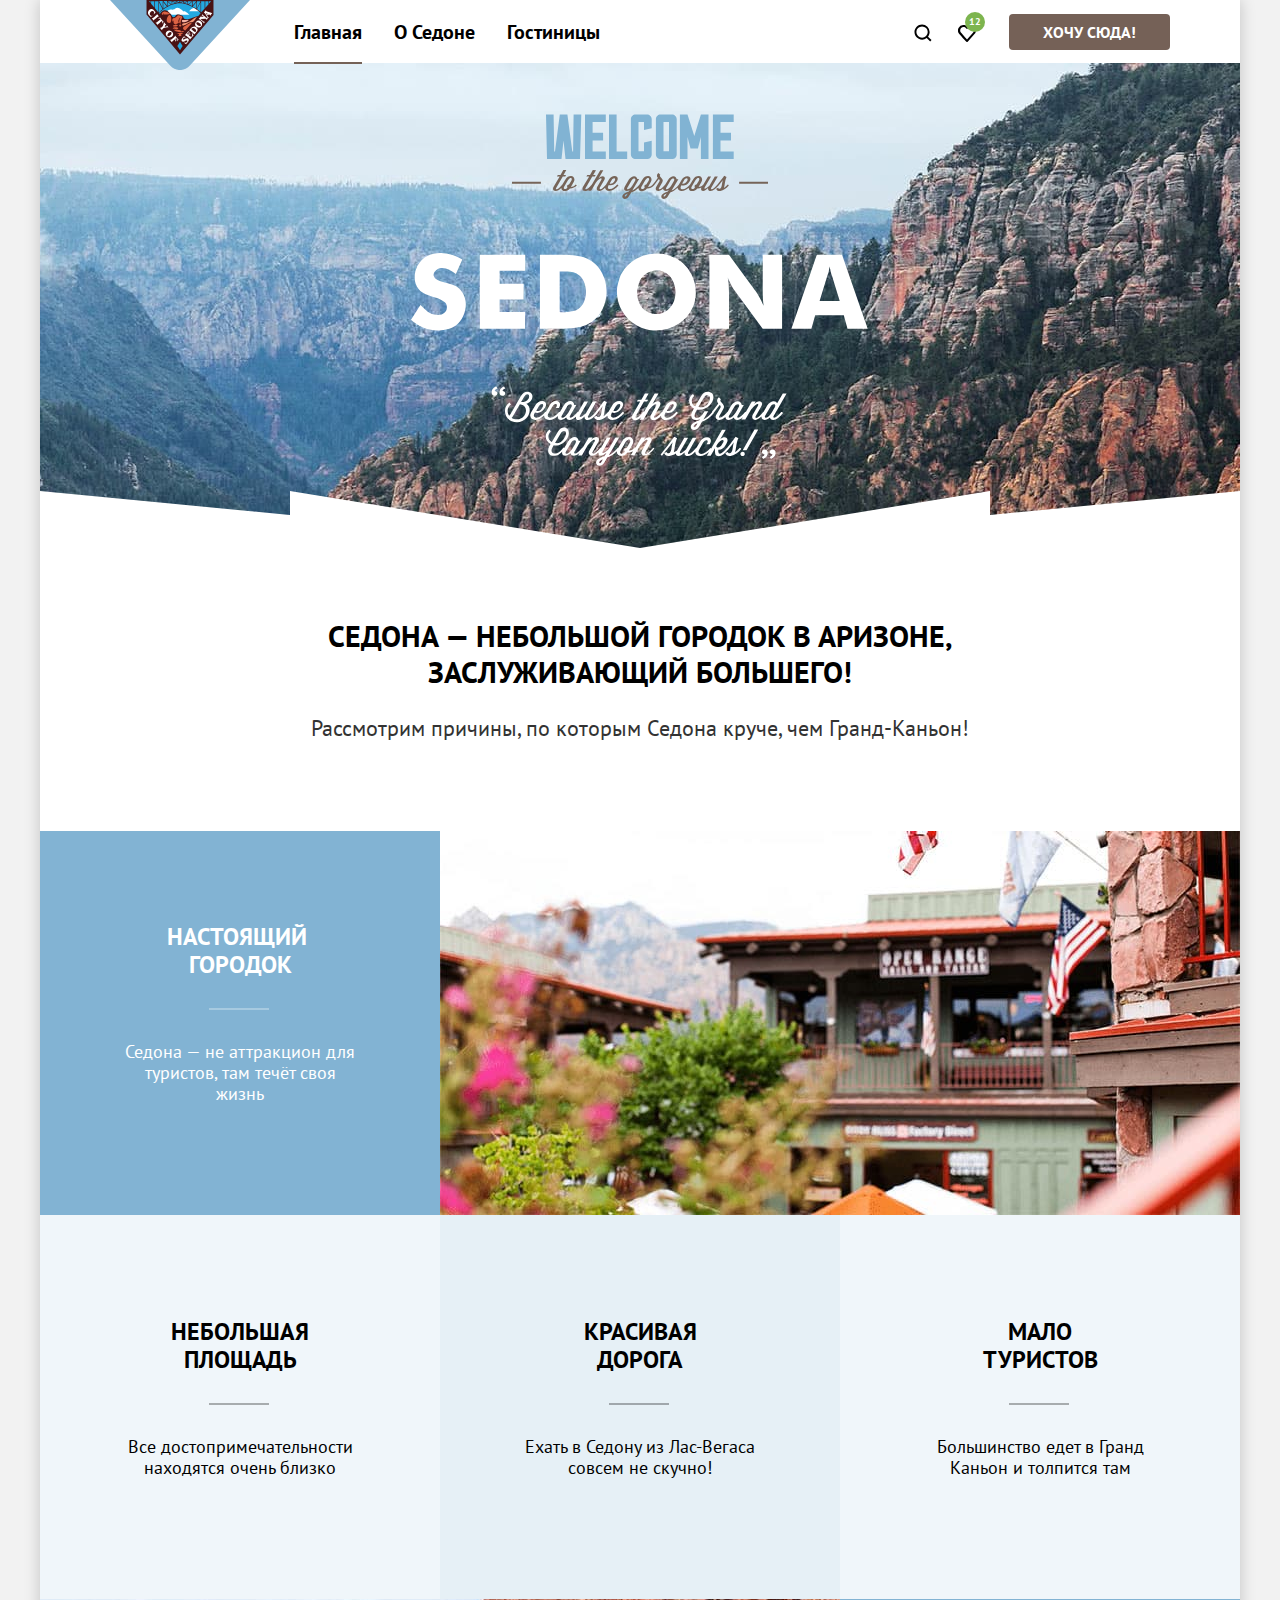
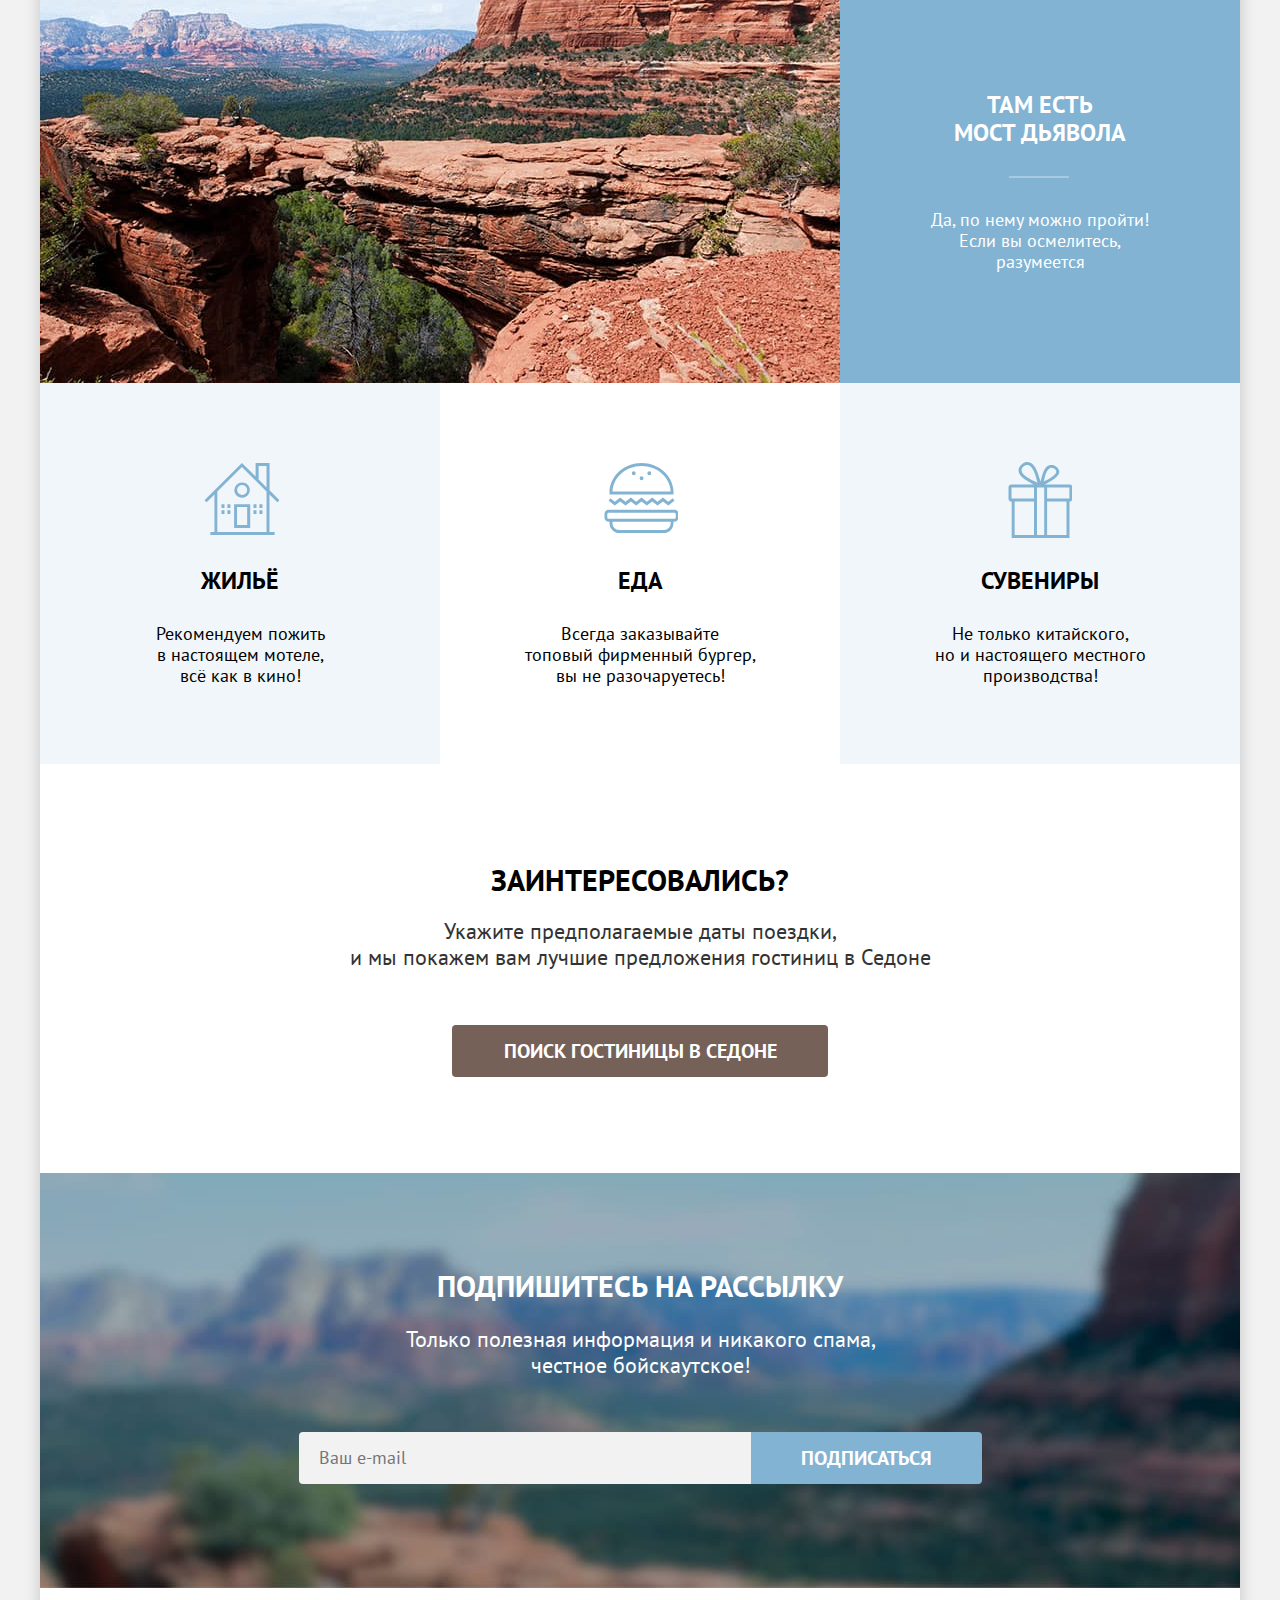
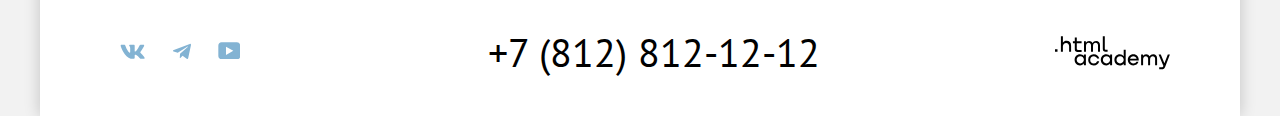
<file: index.html>
<!DOCTYPE html>
<html lang="ru">

  <head>
    <meta charset="utf-8">
    <title>Седона</title>
    <link rel="stylesheet" href="styles/styles.css">
    <link rel="icon" type="image/png" sizes="32x32" href="./images/favicon.png">
  </head>

  <body>
    <div class="container">
      <header class="page-header">
        <nav class="navigation">
          <a href="index.html" class="navigation-logo">
            <img src="images/header_icon/logo.svg" alt="Логотип Седона." class="page-header-logo" width="140"
              height="70">
          </a>
          <ul class="navigation-list">
            <li class="navigation-item">
              <a href="index.html" class="navigation-link navigation-link-current">Главная</a>
            </li>
            <li class="navigation-item">
              <a href="aboutsedona.html" class="navigation-link">О Седоне</a>
            </li>
            <li class="navigation-item">
              <a href="catalog.html" class="navigation-link">Гостиницы</a>
            </li>
          </ul>
          <ul class="navigation-user-list">
            <li class="user-item">
              <a href="#" class="user-link">
                <span class="visually-hidden">Поиск.</span>
                <img src="images/header_icon/search.svg" class="search-icon" alt="поиск." width="18" height="18">
              </a>
            </li>
            <li class="user-item">
              <a href="#" class="user-link user-link-fav"><span class="visually-hidden">Избранное.</span>
                <img src="images/header_icon/heart.svg" class="favorite-icon" alt="избранное." width="18" height="17">
                <span>12</span>
              </a>
            </li>
            <li class="user-item">
              <a href="#" class="navigation-link user-button button">хочу сюда!</a>
            </li>
          </ul>
        </nav>
      </header>

      <main class="main-index">
        <section class="hero">
          <h1 class="visually-hidden">Седона-город в Аризоне.</h1>
          <img src="images/welcome.svg" alt="логотип Седона." class="hero-logo" width="458" height="352">
          <svg aria-hidden="true" focusable="false" role="img" aria-label="#" width="1200" height="57"
            viewBox="0 0 1200 57" fill="none" xmlns="http://www.w3.org/2000/svg">
            <path d="M0 57V0l250 24V0l350 57L950 0v24l250-24v57H0Z" fill="#fff" />
          </svg>
        </section>

        <section class="advantages">
          <h2>Седона — небольшой городок в Аризоне,<br>
            заслуживающий большего!</h2>
          <p class="advantages-txt">Рассмотрим причины, по которым Седона круче, чем Гранд-Каньон!</p>
          <ul class="advantages-list">
            <li class="advantages-item">
              <div class="advantages-text blue">
                <h3 class="adventages-title">Настоящий&nbsp; городок</h3>
                <p class="adventages-description">Седона — не аттракцион для туристов, там течёт своя
                  жизнь</p>
              </div>
              <img src="images/photo_sedona.jpg" alt="домик на фоне гор." class="adventages-town" width="800"
                height="384">
            </li>
            <li class="advantages-item  whiteblue">
              <div class="advantages-text">
                <h3 class="adventages-title title-after">Небольшая площадь</h3>
                <p class="adventages-description">Все достопримечательности находятся очень близко</p>
              </div>
            </li>
            <li class="advantages-item lightblue">
              <div class="advantages-text">
                <h3 class="adventages-title title-after">Красивая дорога</h3>
                <p class="adventages-description las-vegas">Ехать в Седону из Лас-Вегаса совсем не скучно!</p>
              </div>
            </li>
            <li class="advantages-item  whiteblue">
              <div class="advantages-text">
                <h3 class="adventages-title title-after">Мало туристов</h3>
                <p class="adventages-description">Большинство едет в Гранд Каньон и толпится там</p>
              </div>
            </li>
            <li class="advantages-item">
              <img src="images/photo_canyon.jpg" alt="Панорама Гранд Каньона." class="adventages-canyon" Width="800"
                Height="384">
              <div class="advantages-text blue">
                <h3 class="adventages-title">Там есть мост дьявола</h3>
                <p class="adventages-description">Да, по нему можно пройти! Если вы осмелитесь,
                  разумеется</p>
              </div>
            </li>
          </ul>
        </section>

        <section class="recommendation">
          <ul class="recommendation-list">
            <li class="recommendation-item rec-whiteblue">
              <div>
                <h3 class="recommendation-title recommendation-house">Жильё</h3>
                <p class="recommendation-text">Рекомендуем пожить<br> в настоящем мотеле,<br> всё как в кино!</p>
              </div>
            </li>
            <li class="recommendation-item">
              <div>
                <h3 class="recommendation-title recommendation-food">Еда</h3>
                <p class="recommendation-text">Всегда заказывайте<br> топовый фирменный бургер,<br> вы
                  не разочаруетесь!
                </p>
              </div>
            </li>
            <li class="recommendation-item rec-whiteblue">
              <div>
                <h3 class="recommendation-title recommendation-gift">Сувениры</h3>
                <p class="recommendation-text">Не только китайского,<br> но и настоящего местного<br>
                  производства!</p>
              </div>
            </li>
          </ul>
        </section>

        <section class="search-hotel">
          <h2 class="search-hotel-title">Заинтересовались?</h2>
          <p class="search-hotel-text">Укажите предполагаемые даты поездки,<br>и мы покажем вам лучшие
            предложения
            гостиниц в Седоне</p>
          <a href="catalog.html" class="search-button button">поиск гостиницы в седоне</a>
        </section>

        <section class="subscribe">
          <h2 class="subscribe-title">Подпишитесь на рассылку</h2>
          <p class="subscribe-text">Только полезная информация и никакого спама, честное бойскаутское!</p>
          <form action="https://echo.htmlacademy.ru/" class="subscribe-form" method="post">
            <span class="visually-hidden">Ваш e-mail</span>
            <input type="email" class="field" placeholder="Ваш e-mail" name="subscribe-email" required>
            <button class="subscribe-button button" type="submit">Подписаться</button>
          </form>
        </section>
      </main>

      <footer class="page-footer">
        <ul class="footer-social-list">
          <li class="fotter-social-item">
            <a class="fotter-social-link" href="https://vk.com/htmlacademy"><span
                class="visually-hidden">ВКонтакте.</span>
              <svg aria-hidden="true" focusable="false" role="img" aria-label="ВКонтакте" width="25" height="15"
                viewBox="0 0 25 15" fill="currentColor" xmlns="http://www.w3.org/2000/svg">
                <path fill-rule="evenodd" clip-rule="evenodd"
                  d="M24.12 1.8c.16-.54 0-.94-.8-.94H20.7c-.67 0-.98.34-1.15.73 0 0-1.33 3.2-3.22 5.27-.61.6-.9.8-1.23.8-.16 0-.41-.2-.41-.75v-5.1c0-.66-.19-.95-.74-.95H9.82c-.42 0-.67.3-.67.59 0 .62.95.76 1.04 2.51v3.8c0 .83-.15.98-.48.98-.9 0-3.06-3.2-4.34-6.88-.25-.72-.5-1-1.18-1H1.57c-.75 0-.9.34-.9.73 0 .68.89 4.07 4.14 8.55 2.17 3.06 5.23 4.72 8 4.72 1.68 0 1.88-.37 1.88-1v-2.32c0-.74.16-.88.7-.88.38 0 1.05.19 2.6 1.66 1.79 1.75 2.08 2.54 3.08 2.54h2.63c.75 0 1.12-.37.9-1.1-.23-.72-1.08-1.77-2.2-3.02-.62-.71-1.54-1.48-1.82-1.86-.39-.5-.28-.71 0-1.15 0 0 3.2-4.42 3.54-5.93Z" />
              </svg>
            </a>
          </li>
          <li class="fotter-social-item">
            <a class="fotter-social-link" href="https://t.me/htmlacademy"><span class="visually-hidden">Телеграм.</span>
              <svg aria-hidden="true" focusable="false" role="img" aria-label="Телеграм" width="18" height="16"
                viewBox="0 0 18 16" fill="currentColor" xmlns="http://www.w3.org/2000/svg">
                <path
                  d="M16.79.96.84 7.1c-1.09.44-1.08 1.05-.2 1.32l4.1 1.28 9.47-5.98c.44-.27.85-.13.52.17l-7.68 6.93-.28 4.22c.41 0 .6-.2.83-.41l1.99-1.94 4.13 3.06c.77.42 1.31.2 1.5-.71l2.72-12.8c.28-1.1-.43-1.61-1.16-1.28Z" />
              </svg>
            </a>
          </li>
          <li class="fotter-social-item">
            <a class="fotter-social-link" href="https://www.youtube.com/user/htmlacademy"><span
                class="visually-hidden">Ютуб.</span>
              <svg aria-hidden="true" focusable="false" role="img" aria-label="Ютуб" width="22" height="17"
                viewBox="0 0 22 17" fill="currentColor" xmlns="http://www.w3.org/2000/svg">
                <path
                  d="M18.94.36H3.51C1.65.36.33 1.95.33 3.76v10.09c0 1.91 1.32 3.5 3.18 3.5h15.65c1.64 0 3.17-1.59 3.17-3.4V3.76c-.22-1.8-1.53-3.4-3.39-3.4ZM7.99 12.89V4.82l7.34 4.04-7.34 4.03Z" />
              </svg>
            </a>
          </li>
        </ul>
        <address class="footer-contacts-address">
          <a href="tel:+78128121212" class="contacts-phone">+7 (812) 812-12-12</a>
        </address>
        <a href="https://htmlacademy.ru/" class="htmlacademy-link">
          <svg aria-hidden="true" focusable="false" role="img" aria-label="htmlacademy" width="115" height="34"
            viewBox="0 0 115 34" fill="currentColor" xmlns="http://www.w3.org/2000/svg">
            <path
              d="M0 13.26v2.6h2.5v-2.6H0ZM11.6 4.86c-1.6 0-2.8.7-3.6 1.7h-.1V.36h-2v15.5h2v-5.3c0-2.1 1.3-3.6 3.3-3.6 1.8 0 2.9 1.4 2.9 3.2v5.7h2v-6.1c.1-3-1.8-4.9-4.5-4.9ZM26.6 5.16h-4.8v-3.7h-2v3.8h-1.9v2h1.9v6c0 1.7 1 2.7 2.7 2.7h4.1v-2h-3.7c-.7 0-1.1-.4-1.1-1.1v-5.7h4.8v-2ZM41.1 4.96c-1.6 0-2.9.8-3.5 2.1h-.1c-.6-1.2-1.8-2.1-3.4-2.1-1.4 0-2.5.8-3.1 1.8h-.1v-1.6H29v10.6h2v-5.4c0-2 1-3.5 2.6-3.5 1.5 0 2.4 1 2.4 2.6v6.3h2v-5.6c0-2.4 1.4-3.3 2.6-3.3 1.5 0 2.4 1 2.4 2.6v6.3h2v-6.5c.1-2.5-1.4-4.3-3.9-4.3ZM47.8 13.06c0 1.7 1 2.7 2.8 2.7h2v-2h-1.7c-.7 0-1.1-.4-1.1-1.1V.36h-2v12.7ZM28.9 20.06c-.9-1.1-2.2-1.8-3.9-1.8-3.1 0-5.4 2.3-5.4 5.6s2.3 5.6 5.4 5.6c1.8 0 3-.8 3.8-1.9h.1v1.6h2v-10.6h-2v1.5Zm-3.6 7.4c-2.2 0-3.6-1.6-3.6-3.6s1.4-3.6 3.6-3.6 3.6 1.6 3.6 3.6c0 1.9-1.4 3.6-3.6 3.6ZM44.2 22.36c-.5-2.4-2.6-4.1-5.4-4.1a5.4 5.4 0 0 0-5.6 5.6c0 3.1 2.2 5.6 5.6 5.6 2.8 0 4.9-1.8 5.4-4.2h-2.1a3.4 3.4 0 0 1-3.3 2.3c-2.2 0-3.6-1.6-3.6-3.6s1.4-3.6 3.6-3.6c1.6 0 2.8 1 3.3 2.2h2.1v-.2ZM55.1 20.06c-.9-1.1-2.2-1.8-3.9-1.8-3.1 0-5.4 2.3-5.4 5.6s2.3 5.6 5.4 5.6c1.8 0 3-.8 3.8-1.9h.1v1.6h2v-10.6h-2v1.5Zm-3.6 7.4c-2.2 0-3.6-1.6-3.6-3.6s1.4-3.6 3.6-3.6 3.6 1.6 3.6 3.6c0 1.9-1.5 3.6-3.6 3.6ZM68.7 20.16c-.9-1.1-2.2-1.9-3.9-1.9-3.1 0-5.4 2.3-5.4 5.6s2.2 5.6 5.4 5.6c1.7 0 3-.8 3.8-1.8h.1v1.5h2v-15.4h-2v6.4Zm-3.6 7.3c-2.2 0-3.6-1.6-3.6-3.6s1.4-3.6 3.6-3.6 3.6 1.6 3.6 3.6c-.1 2-1.5 3.6-3.6 3.6ZM78.3 18.26c-3.3 0-5.5 2.5-5.5 5.6 0 3 2.1 5.6 5.5 5.6 2.5 0 4.5-1.3 5.2-3.6h-2.1c-.5 1-1.6 1.6-3 1.6-1.9 0-3.3-1.3-3.4-2.9h8.8c.2-3.6-2-6.3-5.5-6.3Zm0 1.9c1.7 0 3 1 3.3 2.6h-6.5c.3-1.5 1.5-2.6 3.2-2.6ZM98.2 18.26c-1.6 0-2.9.8-3.6 2h-.1c-.6-1.2-1.8-2-3.4-2-1.4 0-2.5.7-3.1 1.8v-1.5h-1.9v10.6h2v-5.4c0-2 1-3.4 2.6-3.5 1.5 0 2.4 1 2.4 2.6v6.3h2v-5.6c0-2.4 1.4-3.3 2.6-3.3 1.5 0 2.4 1 2.4 2.6v6.3h2v-6.5c.1-2.6-1.4-4.4-3.9-4.4ZM109.4 27.36l-3.6-8.9h-2.2l4.8 11.6c-.3.9-.7 1.2-1.7 1.2h-2.5v2h2.5c1.8 0 2.8-.8 3.5-2.6l4.7-12.2h-2.1l-3.4 8.9Z" />
          </svg>
        </a>
      </footer>
    </div>

    <div class="modal-container modal-container-close">
      <div class="modal modal-search">
        <button class="modal-close-button button" type="button">
          <span class="visually-hidden">Закрыть.</span>
        </button>
        <section class="modal-content">
          <h2 class="modal-title">поиск гостиницы в седоне</h2>
          <form action="https://echo.htmlacademy.ru/" class="modal-search-form" method="post">
            <p class="modal-field-group search-date-in">
              <label class="modal-form-label" for="search-date-in">Дата Заезда:</label>
              <svg class="modal-field-icon" role="img" aria-label="календарь" width="20" height="20" viewBox="0 0 20 20"
                fill="none" xmlns="http://www.w3.org/2000/svg">
                <g opacity=".3" fill="#000">
                  <path d="M7.75 12c.3 0 .5-.2.5-.5s-.2-.5-.5-.5-.5.2-.5.5.2.5.5.5Z" />
                  <path
                    d="M17 4h-2V2h-1v2H6V2H5v2H3c-.6 0-1 .4-1 1v11c0 .5.4 1 1 1h14c.5 0 1-.5 1-1V5c0-.6-.5-1-1-1Zm0 12H3V9h14v7ZM3 8V5h2v2h1V5h8v2h1V5h2v3H3Z" />
                  <path
                    d="M10 12c.3 0 .5-.2.5-.5s-.2-.5-.5-.5-.5.2-.5.5.2.5.5.5ZM12.25 12c.3 0 .5-.2.5-.5s-.2-.5-.5-.5-.5.2-.5.5.2.5.5.5ZM7.75 13c-.3 0-.5.2-.5.5s.2.5.5.5.5-.2.5-.5-.2-.5-.5-.5ZM5.5 12c.3 0 .5-.2.5-.5s-.2-.5-.5-.5-.5.2-.5.5.2.5.5.5ZM5.5 13c-.3 0-.5.2-.5.5s.2.5.5.5.5-.2.5-.5-.2-.5-.5-.5ZM10 13c-.3 0-.5.2-.5.5s.2.5.5.5.5-.2.5-.5-.2-.5-.5-.5ZM12.25 13c-.3 0-.5.2-.5.5s.2.5.5.5.5-.2.5-.5-.2-.5-.5-.5ZM14.5 12c.3 0 .5-.2.5-.5s-.2-.5-.5-.5-.5.2-.5.5.2.5.5.5ZM14.5 13c-.3 0-.5.2-.5.5s.2.5.5.5.5-.2.5-.5-.2-.5-.5-.5Z" />
                </g>
              </svg>
              <input type="text" class="search-form-field" id="search-date-in" name="date-in" placeholder="Укажите дату"
                value="27 апреля 2020" required>
              <span class="modal-text modal-text-error">Мы не можем отправить вас в прошлое.</span>
            </p>
            <p class="modal-field-group search-date-out">
              <label class="modal-form-label" for="search-date-out">Дата Выезда:</label>
              <svg class="modal-field-icon" role="img" aria-label="календарь" width="20" height="20" viewBox="0 0 20 20"
                fill="none" xmlns="http://www.w3.org/2000/svg">
                <g opacity=".3" fill="#000">
                  <path d="M7.75 12c.3 0 .5-.2.5-.5s-.2-.5-.5-.5-.5.2-.5.5.2.5.5.5Z" />
                  <path
                    d="M17 4h-2V2h-1v2H6V2H5v2H3c-.6 0-1 .4-1 1v11c0 .5.4 1 1 1h14c.5 0 1-.5 1-1V5c0-.6-.5-1-1-1Zm0 12H3V9h14v7ZM3 8V5h2v2h1V5h8v2h1V5h2v3H3Z" />
                  <path
                    d="M10 12c.3 0 .5-.2.5-.5s-.2-.5-.5-.5-.5.2-.5.5.2.5.5.5ZM12.25 12c.3 0 .5-.2.5-.5s-.2-.5-.5-.5-.5.2-.5.5.2.5.5.5ZM7.75 13c-.3 0-.5.2-.5.5s.2.5.5.5.5-.2.5-.5-.2-.5-.5-.5ZM5.5 12c.3 0 .5-.2.5-.5s-.2-.5-.5-.5-.5.2-.5.5.2.5.5.5ZM5.5 13c-.3 0-.5.2-.5.5s.2.5.5.5.5-.2.5-.5-.2-.5-.5-.5ZM10 13c-.3 0-.5.2-.5.5s.2.5.5.5.5-.2.5-.5-.2-.5-.5-.5ZM12.25 13c-.3 0-.5.2-.5.5s.2.5.5.5.5-.2.5-.5-.2-.5-.5-.5ZM14.5 12c.3 0 .5-.2.5-.5s-.2-.5-.5-.5-.5.2-.5.5.2.5.5.5ZM14.5 13c-.3 0-.5.2-.5.5s.2.5.5.5.5-.2.5-.5-.2-.5-.5-.5Z" />
                </g>
              </svg>
              <input type="text" class="search-form-field" id="search-date-out" name="date-out"
                placeholder="Укажите дату" value="1 сентября 2023" required>
              <span class="modal-text">На эти даты есть свободные номера. Пока есть.</span>
            </p>

            <div class="modal-range">
              <div class="modal-range-button">
                <p class="field-groupe">
                  <label class="modal-form-label" for="search-mobal-adults">Взрослые:</label>
                  <input type="number" class="range-form-field field-adults number" id="search-mobal-adults" value="2"
                    name="adults" required>
                  <button class="range-number minus-adults" type="button">
                    <span class="visually-hidden">Измененить в меньшую сторону.</span>
                  </button>
                  <button class="range-number plus-adults" type="button">
                    <span class="visually-hidden">Измененить в большую сторону.</span>
                  </button>
                </p>
              </div>
              <div class="modal-range-button">
                <p class="field-groupe">
                  <label class="modal-form-label modal-form-label-child" for="search-mobal-child">Дети:</label>
                  <span class="tooltip">
                    <button class="tooltip-toggle" aria-labelledby="tooltip-label-date" type="button">
                      <svg class="tooltip-icon" aria-hidden="true" focusable="false" role="img" aria-label="tooltip"
                        width="26" height="26" viewBox="0 0 26 26" xmlns="http://www.w3.org/2000/svg">
                        <circle cx="13" cy="13" r="13" />
                        <path fill-rule="evenodd" clip-rule="evenodd" d="M12 7h2v2h-2V7Zm2 12h-2v-9h2v9Z" fill="#fff" />
                      </svg>
                    </button>
                    <span class="tooltip-text" role="tooltip" id="tooltip-label-date">
                      Укажите количество детей, которые будут с вами, возраст которых от 6 до 18 лет. Дети до 6 лет
                      размещаются бесплатно.</span>
                  </span>
                  <input type="number" class="range-form-field field-child number" id="search-mobal-child" value="2"
                    name="child" required>
                  <button class="range-number minus-child" type="button">
                    <span class="visually-hidden">Измененить в меньшую сторону.</span>
                  </button>
                  <button class="range-number plus-child" type="button">
                    <span class="visually-hidden">Измененить в большую сторону.</span>
                  </button>
                </p>
              </div>
            </div>
            <button class="modal-search-button button" type="submit">найти</button>
          </form>
        </section>
      </div>
    </div>
    <script src="./js/script.js"></script>
  </body>

</html>
</file>
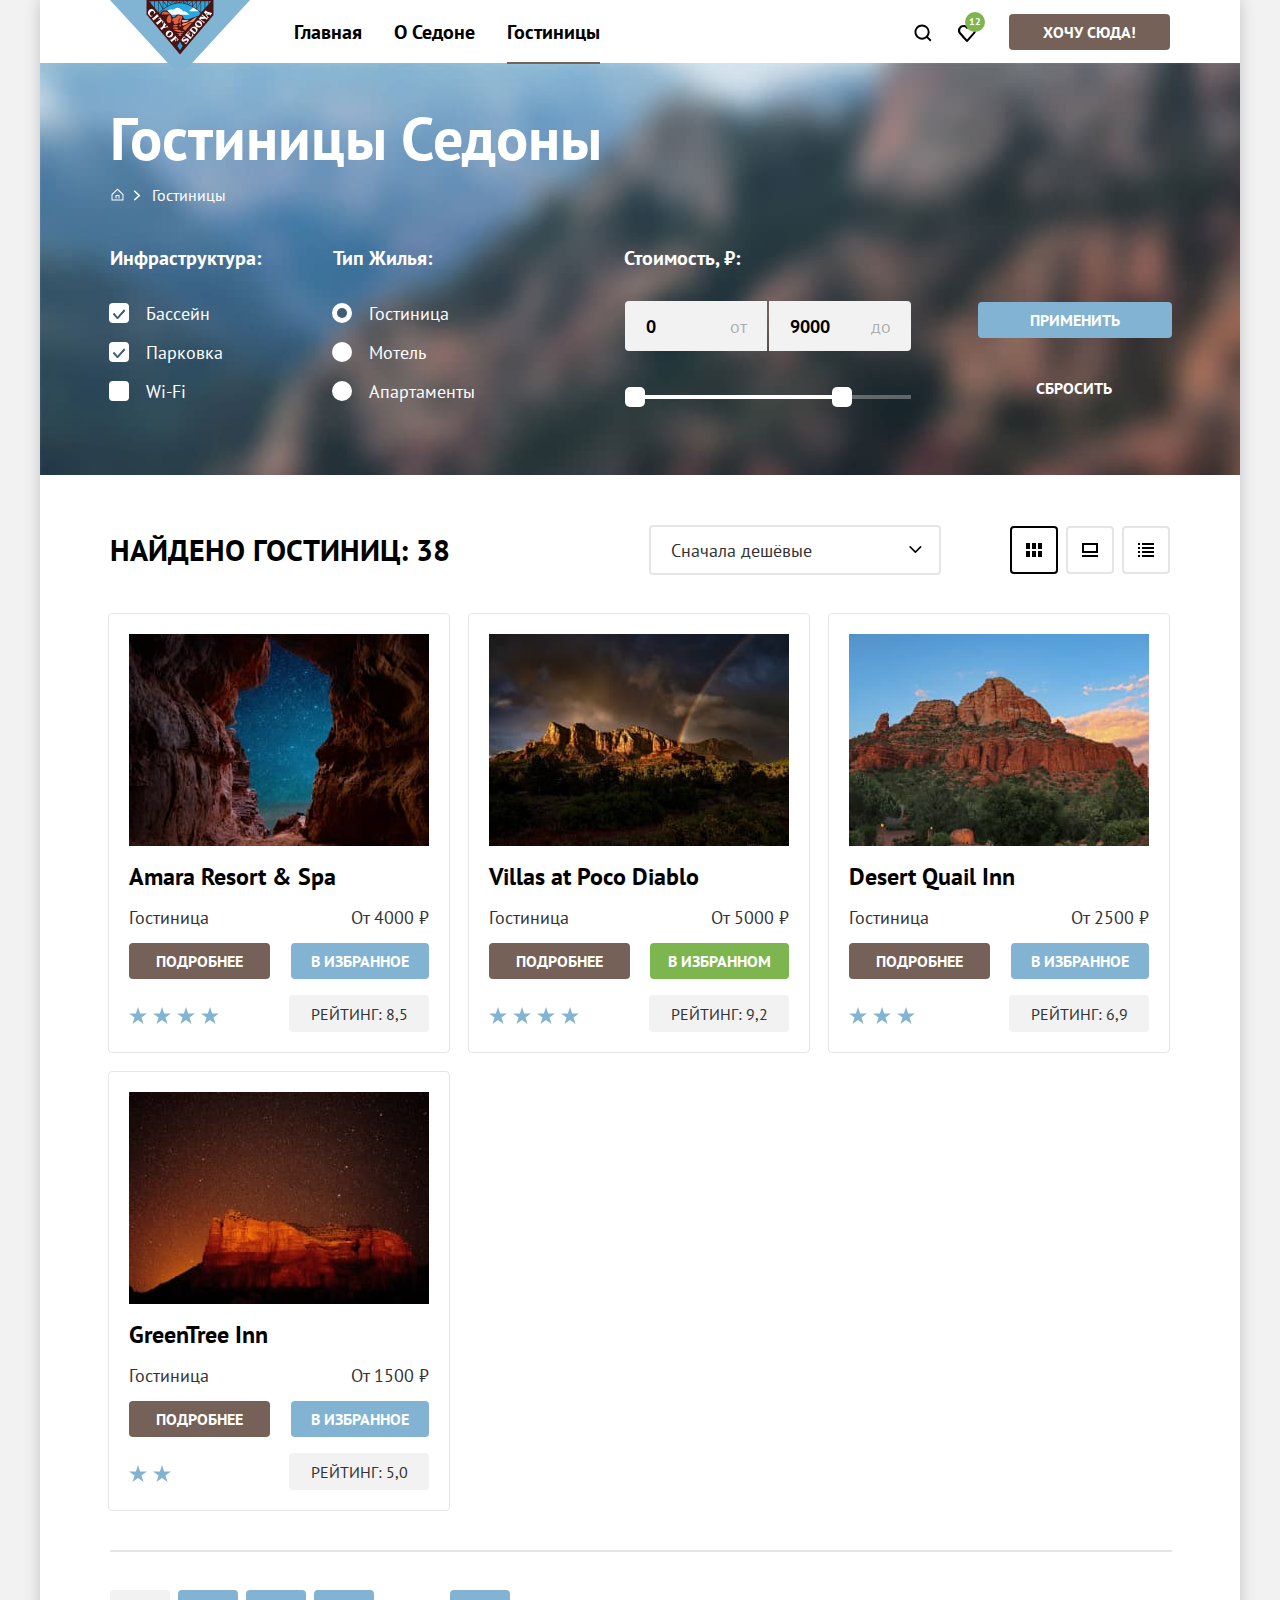
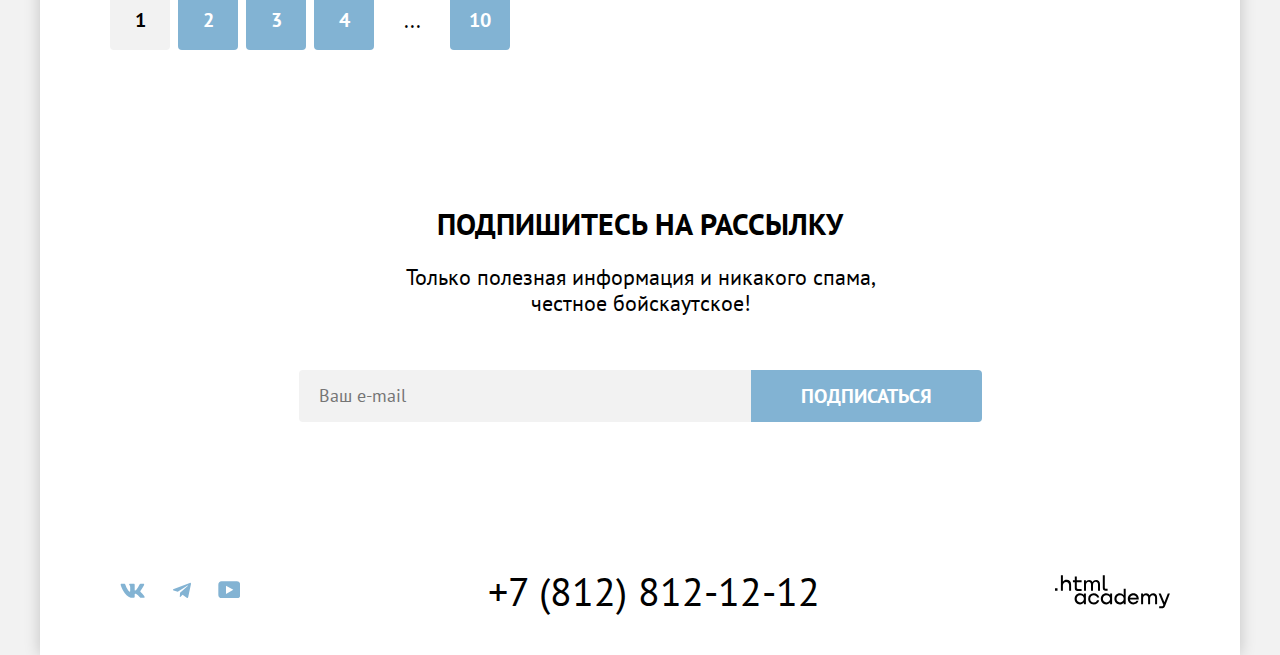
<file: catalog.html>
<!DOCTYPE html>
<html lang="ru">

  <head>
    <meta charset="utf-8">
    <title>Каталог</title>
    <link rel="stylesheet" href="styles/styles.css">
    <link rel="icon" type="image/png" sizes="32x32" href="./images/favicon.png">
  </head>

  <body>
    <div class="container">
      <header class="page-header">
        <nav class="navigation">
          <a href="index.html" class="navigation-logo">
            <img src="images/header_icon/logo.svg" alt="Логотип Седона." class="page-header-logo" width="140"
              height="70">
          </a>
          <ul class="navigation-list">
            <li class="navigation-item">
              <a href="index.html" class="navigation-link">Главная</a>
            </li>
            <li class="navigation-item">
              <a href="aboutsedona.html" class="navigation-link">О Седоне</a>
            </li>
            <li class="navigation-item">
              <a href="catalog.html" class="navigation-link navigation-link-current">Гостиницы</a>
            </li>
          </ul>
          <ul class="navigation-user-list">
            <li class="user-item">
              <a href="#" class="user-link"><span class="visually-hidden">Поиск.</span>
                <img src="images/header_icon/search.svg" class="search-icon" alt="поиск." width="18" height="18">
              </a>
            </li>
            <li class="user-item">
              <a href="#" class="user-link user-link-fav">
                <span class="visually-hidden">Избранное.</span>
                <img src="images/header_icon/heart.svg" class="favorite-icon" alt="избранное." width="18" height="17">
                <span>12</span>
              </a>
            </li>
            <li class="user-item">
              <a href="#" class="navigation-link user-button button">хочу сюда!</a>
            </li>
          </ul>
        </nav>
      </header>

      <main class="main-catalog">
        <section class="catalog-hotel">
          <h1 class="inner-header-title">Гостиницы Седоны</h1>
          <ul class="breadcrumbs">
            <li class="breadcrumbs-item">
              <a href="index.html" class="breadcrumbs-link-index"><span class="visually-hidden">Главная.</span>
                <svg aria-hidden="true" focusable="false" role="img" aria-label="house" width="13" height="13"
                  viewBox="0 0 13 13" fill="currentColor" xmlns="http://www.w3.org/2000/svg">
                  <path d="m6.5.5-6 5.8v6.2h12V6.3L6.5.5Zm5 11h-10V6.7l5-4.8 5 4.8v4.8Z" />
                  <path d="M4.5 10.5h1V8h2v2.5h1V7h-4v3.5Z" />
                </svg>
              </a>
            </li>
            <li class="breadcrumbs-item">
              <a class="breadcrumbs-link">Гостиницы</a>
            </li>
          </ul>
          <h2 class="visually-hidden">Список гостиниц с фильтрами.</h2>
          <form class="catalog-filter" action="https://echo.htmlacademy.ru/" method="get">

            <fieldset class="catalog-filter-group">
              <legend class="catalog-filter-title">Инфраструктура:</legend>
              <ul class="catalog-filter-list">
                <li class="catalog-filter-item">
                  <label class="control">
                    <input type="checkbox" class="visually-hidden control-input" name="swimming pool" checked required>
                    <span class="control-mark"></span>
                    <span class="control-label">Бассейн</span>
                  </label>
                </li>
                <li class="catalog-filter-item">
                  <label class="control">
                    <input type="checkbox" class="visually-hidden control-input" name="parking" checked required>
                    <span class="control-mark"></span>
                    <span class="control-label">Парковка</span>
                  </label>
                </li>
                <li class="catalog-filter-item">
                  <label class="control">
                    <input type="checkbox" class="visually-hidden control-input" name="wi-fi" required>
                    <span class="control-mark"></span>
                    <span class="control-label">Wi-Fi</span>
                  </label>
                </li>
              </ul>
            </fieldset>

            <fieldset class="catalog-filter-group">
              <legend class="catalog-filter-title">Тип Жилья:</legend>
              <ul class="catalog-filter-list">
                <li class="catalog-filter-item">
                  <label class="control">
                    <input type="radio" class="visually-hidden control-input" name="housing type" value="hotel" checked
                      required>
                    <span class="control-mark"></span>
                    <span class="control-label">Гостиница</span>
                  </label>
                </li>
                <li class="catalog-filter-item">
                  <label class="control">
                    <input type="radio" class="visually-hidden control-input" name="housing type" value="motel"
                      required>
                    <span class="control-mark"></span>
                    <span class="control-label">Мотель</span>
                  </label>
                </li>
                <li class="catalog-filter-item">
                  <label class="control">
                    <input type="radio" class="visually-hidden control-input" name="housing type" value="apartments">
                    <span class="control-mark"></span>
                    <span class="control-label">Апартаменты</span>
                  </label>
                </li>
              </ul>
            </fieldset>

            <fieldset class="catalog-filter-group">
              <legend class="catalog-filter-title price-title">Стоимость, &#8381;:</legend>
              <div class="range-wrapper">
                <div class="range-wrapper-inputs">
                  <label class="range-lable">
                    <input class="range-price min-price number" type="number" value="0" name="min-price" required>
                    <span class="range-text">от</span>
                  </label>
                  <label class="range-lable">
                    <input class="range-price max-price number" type="number" value="9000" name="max-price" required>
                    <span class="range-text">до</span>
                  </label>
                </div>

                <div class="range-scale">
                  <div class="range-bar">
                    <button class="range-toggle toggle-min" type="button">
                      <span class="visually-hidden">Изменить минимальную цену.</span>
                    </button>
                    <button class="range-toggle toggle-max" type="button">
                      <span class="visually-hidden">Изменить максимальную цену.</span>
                    </button>
                  </div>
                </div>
              </div>
            </fieldset>
            <div class="filter-button">
              <button class="button-apply button" type="submit">применить</button>
              <button class="button-reset button" type="reset">сбросить</button>
            </div>
          </form>
        </section>

        <section class="sorting">
          <h2 class="sorting-title">Найдено гостиниц: 38</h2>
          <select class="select-control" aria-label="Сортировка">
            <option value="cheap">Сначала дешёвые</option>
            <option value="expensive">Сначала дорогое</option>
            <option value="popular">Сначала популярное</option>
          </select>
          <div class="sorting-view">
            <a href="#" class="card-grid-toggle card-grid-toggle-current"><span class="visually-hidden">Показать
                карточки.</span>
              <svg aria-hidden="true" focusable="false" role="img" aria-label="показать карточки" width="16" height="14"
                viewBox="0 0 16 14" fill="none" xmlns="http://www.w3.org/2000/svg">
                <path d="M4 0H0v6h4V0ZM16 0h-4v6h4V0ZM10 0H6v6h4V0ZM4 8H0v6h4V8ZM16 8h-4v6h4V8ZM10 8H6v6h4V8Z"
                  fill="#000" />
              </svg>
            </a>
            <a href="#" class="card-grid-toggle"><span class="visually-hidden">Показать развернуто.</span>
              <svg aria-hidden="true" focusable="false" role="img" aria-label="показать развернуто" width="16"
                height="14" viewBox="0 0 16 14" fill="none" xmlns="http://www.w3.org/2000/svg">
                <path d="M16 12H0v2h16v-2ZM14 2v6H2V2h12Zm2-2H0v10h16V0Z" fill="#000" />
              </svg>
            </a>
            <a href="#" class="card-grid-toggle"><span class="visually-hidden">Показать список.</span>
              <svg aria-hidden="true" focusable="false" role="img" aria-label="показать списком" width="16" height="14"
                viewBox="0 0 16 14" fill="none" xmlns="http://www.w3.org/2000/svg">
                <path
                  d="M2 0H0v2h2V0ZM16 0H4v2h12V0ZM2 4H0v2h2V4ZM16 4H4v2h12V4ZM2 8H0v2h2V8ZM16 8H4v2h12V8ZM2 12H0v2h2v-2ZM16 12H4v2h12v-2Z"
                  fill="#000" />
              </svg>
            </a>
          </div>
        </section>

        <section class="hotels">
          <ul class="hotel-list">
            <li class="hotel-card">
              <a class="hotel-card-link" href="hotel.html">
                <img class="hotel-card-image" src="images/catalog/hotel_amara.jpg" alt="отель Amara Resort & Spa."
                  width="300" height="212">
                <h3 class="hotel-card-title">Amara Resort & Spa</h3>
              </a>
              <div class="hotel-card-text">
                <p class="hotel-card-type">Гостиница</p>
                <p class="hotel-card-price">От 4000 &#8381;</p>
                <a class="hotel-card-more button" href="more.html">подробнее</a>
                <button class="hotel-card-tofavorit button" type="button">в избранное</button>
                <span class="raiting-stars"></span>
                <p class="hotel-card-raiting">рейтинг: 8,5</p>
              </div>
            </li>
            <li class="hotel-card">
              <a class="hotel-card-link" href="hotel.html">
                <img class="hotel-card-image" src="images/catalog/hotel_villas.jpg" alt="отель Villas at Poco Diablo."
                  width="300" height="212">
                <h3 class="hotel-card-title">Villas at Poco Diablo</h3>
              </a>
              <div class="hotel-card-text">
                <p class="hotel-card-type">Гостиница</p>
                <p class="hotel-card-price">От 5000 &#8381;</p>
                <a class="hotel-card-more button" href="more.html">подробнее</a>
                <button class="hotel-card-infavorit button" type="button">в избранном</button>
                <span class="raiting-stars"></span>
                <p class="hotel-card-raiting">рейтинг: 9,2</p>
              </div>
            </li>
            <li class="hotel-card">
              <a class="hotel-card-link" href="hotel.html">
                <img class="hotel-card-image" src="images/catalog/hotel_desert.jpg" alt="отель Desert Quail Inn."
                  width="300" height="212">
                <h3 class="hotel-card-title">Desert Quail Inn</h3>
              </a>
              <div class="hotel-card-text">
                <p class="hotel-card-type">Гостиница</p>
                <p class="hotel-card-price">От 2500 &#8381;</p>
                <a class="hotel-card-more button" href="more.html">подробнее</a>
                <button class="hotel-card-tofavorit button" type="button">в избранное</button>
                <span class="raiting-stars three-stars"></span>
                <p class="hotel-card-raiting">рейтинг: 6,9</p>
              </div>
            </li>
            <li class="hotel-card">
              <a class="hotel-card-link" href="hotel.html">
                <img class="hotel-card-image" src="images/catalog/hotel_greentree.jpg" alt="отель GreenTree Inn."
                  width="300" height="212">
                <h3 class="hotel-card-title">GreenTree Inn</h3>
              </a>
              <div class="hotel-card-text">
                <p class="hotel-card-type">Гостиница</p>
                <p class="hotel-card-price">От 1500 &#8381;</p>
                <a class="hotel-card-more button" href="more.html">подробнее</a>
                <button class="hotel-card-tofavorit button" type="button">в избранное</button>
                <span class="raiting-stars two-stars"></span>
                <p class="hotel-card-raiting">рейтинг: 5,0</p>
              </div>
            </li>
          </ul>
        </section>

        <section class="pagination">
          <h2 class="visually-hidden">Переход между страницами.</h2>
          <ul class="pagination-number">
            <li class="pagination-item">
              <span class="visually-hidden">1 страница.</span>
              <a class="pagination-link pagination-current">1</a>
            </li>
            <li class="pagination-item">
              <span class="visually-hidden">2 страница.</span>
              <a class="pagination-link" href="#">2</a>
            </li>
            <li class="pagination-item">
              <span class="visually-hidden">3 страница.</span>
              <a class="pagination-link" href="#">3</a>
            </li>
            <li class="pagination-item">
              <span class="visually-hidden">4 страница.</span>
              <a class="pagination-link" href="#">4</a>
            </li>
            <li class="pagination-item ">
              <span class="pagination-none">...</span>
            </li>
            <li class="pagination-item">
              <span class="visually-hidden">10 страница.</span>
              <a class="pagination-link" href="#">10</a>
            </li>
          </ul>
        </section>

        <section class="subscribe-catalog">
          <h2 class="subscribe-title">Подпишитесь на рассылку</h2>
          <p class="subscribe-text">Только полезная информация и никакого спама, честное бойскаутское!</p>
          <form action="https://echo.htmlacademy.ru/" class="subscribe-form" method="post">
            <span class="visually-hidden">Ваш e-mail</span>
            <input type="email" class="field" placeholder="Ваш e-mail" name="subscribe-email" required>
            <button class="subscribe-button button" type="submit">подписаться</button>
          </form>
        </section>
      </main>

      <footer class="page-footer">
        <ul class="footer-social-list">
          <li class="fotter-social-item">
            <a class="fotter-social-link" href="https://vk.com/htmlacademy"><span
                class="visually-hidden">ВКонтакте.</span>
              <svg aria-hidden="true" focusable="false" role="img" aria-label="ВКонтакте" width="25" height="15"
                viewBox="0 0 25 15" fill="currentColor" xmlns="http://www.w3.org/2000/svg">
                <path fill-rule="evenodd" clip-rule="evenodd"
                  d="M24.12 1.8c.16-.54 0-.94-.8-.94H20.7c-.67 0-.98.34-1.15.73 0 0-1.33 3.2-3.22 5.27-.61.6-.9.8-1.23.8-.16 0-.41-.2-.41-.75v-5.1c0-.66-.19-.95-.74-.95H9.82c-.42 0-.67.3-.67.59 0 .62.95.76 1.04 2.51v3.8c0 .83-.15.98-.48.98-.9 0-3.06-3.2-4.34-6.88-.25-.72-.5-1-1.18-1H1.57c-.75 0-.9.34-.9.73 0 .68.89 4.07 4.14 8.55 2.17 3.06 5.23 4.72 8 4.72 1.68 0 1.88-.37 1.88-1v-2.32c0-.74.16-.88.7-.88.38 0 1.05.19 2.6 1.66 1.79 1.75 2.08 2.54 3.08 2.54h2.63c.75 0 1.12-.37.9-1.1-.23-.72-1.08-1.77-2.2-3.02-.62-.71-1.54-1.48-1.82-1.86-.39-.5-.28-.71 0-1.15 0 0 3.2-4.42 3.54-5.93Z" />
              </svg>
            </a>
          </li>
          <li class="fotter-social-item">
            <a class="fotter-social-link" href="https://t.me/htmlacademy"><span class="visually-hidden">Телеграм.</span>
              <svg aria-hidden="true" focusable="false" role="img" aria-label="Телеграм" width="18" height="16"
                viewBox="0 0 18 16" fill="currentColor" xmlns="http://www.w3.org/2000/svg">
                <path
                  d="M16.79.96.84 7.1c-1.09.44-1.08 1.05-.2 1.32l4.1 1.28 9.47-5.98c.44-.27.85-.13.52.17l-7.68 6.93-.28 4.22c.41 0 .6-.2.83-.41l1.99-1.94 4.13 3.06c.77.42 1.31.2 1.5-.71l2.72-12.8c.28-1.1-.43-1.61-1.16-1.28Z" />
              </svg>
            </a>
          </li>
          <li class="fotter-social-item">
            <a class="fotter-social-link" href="https://www.youtube.com/user/htmlacademy"><span
                class="visually-hidden">Ютуб.</span>
              <svg aria-hidden="true" focusable="false" role="img" aria-label="Ютуб" width="22" height="17"
                viewBox="0 0 22 17" fill="currentColor" xmlns="http://www.w3.org/2000/svg">
                <path
                  d="M18.94.36H3.51C1.65.36.33 1.95.33 3.76v10.09c0 1.91 1.32 3.5 3.18 3.5h15.65c1.64 0 3.17-1.59 3.17-3.4V3.76c-.22-1.8-1.53-3.4-3.39-3.4ZM7.99 12.89V4.82l7.34 4.04-7.34 4.03Z" />
              </svg>
            </a>
          </li>
        </ul>
        <address class="footer-contacts-address">
          <a href="tel:+78128121212" class="contacts-phone">+7 (812) 812-12-12</a>
        </address>
        <a href="https://htmlacademy.ru/" class="htmlacademy-link">
          <svg aria-hidden="true" focusable="false" role="img" aria-label="htmlacademy" width="115" height="34"
            viewBox="0 0 115 34" fill="currentColor" xmlns="http://www.w3.org/2000/svg">
            <path
              d="M0 13.26v2.6h2.5v-2.6H0ZM11.6 4.86c-1.6 0-2.8.7-3.6 1.7h-.1V.36h-2v15.5h2v-5.3c0-2.1 1.3-3.6 3.3-3.6 1.8 0 2.9 1.4 2.9 3.2v5.7h2v-6.1c.1-3-1.8-4.9-4.5-4.9ZM26.6 5.16h-4.8v-3.7h-2v3.8h-1.9v2h1.9v6c0 1.7 1 2.7 2.7 2.7h4.1v-2h-3.7c-.7 0-1.1-.4-1.1-1.1v-5.7h4.8v-2ZM41.1 4.96c-1.6 0-2.9.8-3.5 2.1h-.1c-.6-1.2-1.8-2.1-3.4-2.1-1.4 0-2.5.8-3.1 1.8h-.1v-1.6H29v10.6h2v-5.4c0-2 1-3.5 2.6-3.5 1.5 0 2.4 1 2.4 2.6v6.3h2v-5.6c0-2.4 1.4-3.3 2.6-3.3 1.5 0 2.4 1 2.4 2.6v6.3h2v-6.5c.1-2.5-1.4-4.3-3.9-4.3ZM47.8 13.06c0 1.7 1 2.7 2.8 2.7h2v-2h-1.7c-.7 0-1.1-.4-1.1-1.1V.36h-2v12.7ZM28.9 20.06c-.9-1.1-2.2-1.8-3.9-1.8-3.1 0-5.4 2.3-5.4 5.6s2.3 5.6 5.4 5.6c1.8 0 3-.8 3.8-1.9h.1v1.6h2v-10.6h-2v1.5Zm-3.6 7.4c-2.2 0-3.6-1.6-3.6-3.6s1.4-3.6 3.6-3.6 3.6 1.6 3.6 3.6c0 1.9-1.4 3.6-3.6 3.6ZM44.2 22.36c-.5-2.4-2.6-4.1-5.4-4.1a5.4 5.4 0 0 0-5.6 5.6c0 3.1 2.2 5.6 5.6 5.6 2.8 0 4.9-1.8 5.4-4.2h-2.1a3.4 3.4 0 0 1-3.3 2.3c-2.2 0-3.6-1.6-3.6-3.6s1.4-3.6 3.6-3.6c1.6 0 2.8 1 3.3 2.2h2.1v-.2ZM55.1 20.06c-.9-1.1-2.2-1.8-3.9-1.8-3.1 0-5.4 2.3-5.4 5.6s2.3 5.6 5.4 5.6c1.8 0 3-.8 3.8-1.9h.1v1.6h2v-10.6h-2v1.5Zm-3.6 7.4c-2.2 0-3.6-1.6-3.6-3.6s1.4-3.6 3.6-3.6 3.6 1.6 3.6 3.6c0 1.9-1.5 3.6-3.6 3.6ZM68.7 20.16c-.9-1.1-2.2-1.9-3.9-1.9-3.1 0-5.4 2.3-5.4 5.6s2.2 5.6 5.4 5.6c1.7 0 3-.8 3.8-1.8h.1v1.5h2v-15.4h-2v6.4Zm-3.6 7.3c-2.2 0-3.6-1.6-3.6-3.6s1.4-3.6 3.6-3.6 3.6 1.6 3.6 3.6c-.1 2-1.5 3.6-3.6 3.6ZM78.3 18.26c-3.3 0-5.5 2.5-5.5 5.6 0 3 2.1 5.6 5.5 5.6 2.5 0 4.5-1.3 5.2-3.6h-2.1c-.5 1-1.6 1.6-3 1.6-1.9 0-3.3-1.3-3.4-2.9h8.8c.2-3.6-2-6.3-5.5-6.3Zm0 1.9c1.7 0 3 1 3.3 2.6h-6.5c.3-1.5 1.5-2.6 3.2-2.6ZM98.2 18.26c-1.6 0-2.9.8-3.6 2h-.1c-.6-1.2-1.8-2-3.4-2-1.4 0-2.5.7-3.1 1.8v-1.5h-1.9v10.6h2v-5.4c0-2 1-3.4 2.6-3.5 1.5 0 2.4 1 2.4 2.6v6.3h2v-5.6c0-2.4 1.4-3.3 2.6-3.3 1.5 0 2.4 1 2.4 2.6v6.3h2v-6.5c.1-2.6-1.4-4.4-3.9-4.4ZM109.4 27.36l-3.6-8.9h-2.2l4.8 11.6c-.3.9-.7 1.2-1.7 1.2h-2.5v2h2.5c1.8 0 2.8-.8 3.5-2.6l4.7-12.2h-2.1l-3.4 8.9Z" />
          </svg>
        </a>
      </footer>
    </div>
  </body>

</html>
</file>
<file: styles/styles.css>
@font-face{
  font-family: "PT Sans";
  font-style: normal;
  font-weight: 400;
  src: url("../fonts/ptsans-400.woff2") format("woff2");
  font-display: swap;
}

@font-face{
  font-family: "PT Sans";
  font-style: normal;
  font-weight: 700;
  src: url("../fonts/ptsans-700.woff2") format("woff2");
  font-display: swap;
}

body{
  font-family: "PT Sans", sans-serif;
  font-size: 16px;
  line-height: 24px;
  margin: 0;
  background-color: #F2F2F2;
  color: #000000;
}

.container{
  width: 1200px;
  max-width: 1200px;
  margin: 0 auto;
  background-color: #ffffff;
  box-shadow: 0 0 15px rgba(0, 0, 0, 0.2);
}

.visually-hidden {
  position: absolute;
  clip: rect(1px, 1px, 1px, 1px);
  padding: 0;
  border: 0;
  height: 1px;
  width: 1px;
  overflow: hidden;
}

.number{
  -moz-appearance: textfield;
}

.number:hover,
.number:focus{
  -moz-appearance: number-input;
}

img {
  max-width: 100%;
  object-fit: contain;
}

.button{
  font-family: "PT Sans", sans-serif;
  border: none;
  cursor: pointer;
}

/* navigation */
.navigation{
  display: flex;
  align-items: center;
  justify-content: space-between;
  padding: 0 70px;
  margin: 0;
}

.page-header-logo{
  position: relative;
  width: 140px;
  height: 70px;
  z-index: 1;
}

.navigation-list{
  display: flex;
  list-style:none;
  flex-wrap: wrap;
  width: 500px;
  padding:0;
  margin:0;
  align-items: center;
  margin-bottom: 12px;
  margin-right: 95px;
}

.navigation-link{
  display: block;
  padding: 16px 16px;
  font-weight: 700;
  font-size: 20px;
  line-height: 24px;
  color:#000000;
  text-align: center;
  text-decoration: none;
}

.navigation-link-current{
  position: relative;
}

.navigation-link-current::after{
  content: '';
  position: absolute;
  bottom: -4px;
  left: 16px;
  width: calc(100% - 32px);
  height: 2px;
  background-color: #756257;
  z-index: 2;
}

.navigation-user-list{
  list-style: none;
  display: flex;
  flex-wrap: wrap;
  margin: 0;
  padding: 0;
  justify-content:space-between;
  align-items: center;
  margin-bottom: 6px;
}

.user-link{
  font-weight: 700;
  font-size: 20px;
  line-height: 24px;
  color:#000000;
  text-decoration: none;
  padding: 16px 13px;
}

.user-button{
  color: #ffffff;
  background: #756157;
  border-radius: 4px;
  text-transform: uppercase;
  font-weight: 700;
  font-size: 16px;
  line-height: 20px;
  padding: 8px 34px;
  margin-left: 20px;
  margin-bottom: 6px;
}

.user-button:hover,
.user-button:focus-visible{
  background: #615048;
}

.user-button:active{
  background: #756157;
  color: rgba(255, 255, 255, 0.3);
}

.user-link-fav{
  position: relative;
}

.user-link-fav span{
  position: absolute;
  display: flex;
  justify-content: center;
  align-items: center;
  top: 6px;
  right: 4px;
  color: #ffffff;
  font-size: 10px;
  line-height: 10px;
  width: 20px;
  height: 20px;
  background: #7DB54F;
  border-radius: 50%;
}

/* index */
.hero{
  position: relative;
  background-color: #534343;
  background: url("../images/index-background.jpg") no-repeat;
  background-position: center;
  text-align: center;
  margin: auto;
  margin-top: -19px;
  padding-top: 54px;
  padding-bottom: 82px;
}

.hero-logo{
  padding-top: 3px;
}

.hero svg{
  position: absolute;
  bottom: 6px;
  left: 0;
}

/* преимущества */
.advantages{
  text-align: center;
}

.adventages-description{
  font-size: 18px;
  line-height: 21px;
  padding-bottom: 90px;
  width: 60%;
}

.advantages h2{
  font-weight: 700;
  font-size: 30px;
  line-height: 36px;
  text-transform: uppercase;
  text-align: center;
  padding-top: 39px;
  margin-bottom: 25px;
}

.advantages-txt{
  padding-bottom: 68px;
  font-size: 22px;
  line-height: 26px;
  color: #333333;
  padding-left: 20px;
  padding-right: 20px;
}

.advantages-list{
  display: flex;
  justify-content: space-between;
  flex-wrap: wrap;
  list-style: none;
  padding: 0;
  margin: 0;
}

.advantages-item{
  display: flex;
  background: #82B3D3;
}

.advantages-text{
  display: flex;
  justify-content: center;
  align-items: center;
  flex-direction: column;
  width: 100%;
}

.adventages-title{
  position: relative;
  font-weight: 700;
  font-size: 24px;
  line-height: 28px;
  text-transform: uppercase;
  width: 43%;
  margin: 0 auto;
}

.adventages-title::after{
  content: '';
  position: absolute;
  width: 60px;
  height: 2px;
  bottom: -31px;
  left: 55px;
  background: rgba(255, 255, 255, 0.3);
}

.title-after::after{
  background: rgba(0, 0, 0, 0.3);
}

.adventages-description{
  font-size: 18px;
  line-height: 21px;
  padding-bottom: 93px;
  margin-top: 62px;
}

.las-vegas{
  width: 65%;
}

.blue{
  background: #82B3D3;
  color: #ffffff;
  padding-top: 92px;
}

.whiteblue{
  background: rgba(131, 179, 211, 0.12);
  width: 400px;
  padding-top: 103px;
  padding-bottom: 10px;
  margin: 0;
}

.lightblue{
  padding-top: 103px;
  padding-bottom: 10px;
  background: rgba(131, 179, 211, 0.2);
  width: 400px;
}

/* рекомендации */
.recommendation{
  text-align: center;
}

.recommendation-list{
  display: flex;
  flex-direction: row;
  list-style:none;
  padding: 0;
  margin: 0;
}

.recommendation-item{
  width: 400px;
}

.recommendation-title{
  position: relative;
  font-weight: 700;
  font-size: 24px;
  line-height: 28px;
  text-transform: uppercase;
  padding-left: 20px;
  padding-right: 20px;
  margin: 0 auto;
  padding-top: 184px;
}

.recommendation-text{
  font-size: 18px;
  line-height: 21px;
  padding: 10px 20px 60px 20px;
}

.recommendation-house::after{
  position: absolute;
  content: "";
  width: 75px;
  height: 72px;
  background: url("../images/vector_house.svg") no-repeat;
  top: 80px;
  left: 41%;
}

.recommendation-food::after{
  position: absolute;
  content: "";
  width: 74px;
  height: 70px;
  background: url("../images/food.svg") no-repeat;
  top: 80px;
  left: 41%;
}

.recommendation-gift::after{
  position: absolute;
  content: "";
  width: 64px;
  height: 76px;
  background: url("../images/vector_gift.svg") no-repeat;
  top: 79px;
  left: 42%;
}

.rec-whiteblue{
  background: rgba(131, 179, 211, 0.12);
}

/* поиск гостиницы */
.search-hotel{
  text-align: center;
  padding-top: 98px;
  padding-bottom: 96px;
}

.search-hotel-title{
  width: 1060px;
  font-weight: 700;
  font-size: 30px;
  line-height: 36px;
  text-transform: uppercase;
  padding-bottom: 20px;
  margin: 0 auto;
}

.search-hotel-text{
  width: 600px;
  color: #333333;
  font-size: 22px;
  line-height: 26px;
  padding-bottom: 55px;
  margin: 0 auto;
}

.search-button{
  width: 376px;
  color: #ffffff;
  text-transform: uppercase;
  font-weight: 700;
  font-size: 20px;
  line-height: 36px;
  background: #756157;
  border-radius: 4px;
  padding: 8px 0;
  text-decoration: none;
  margin: 0 auto;
  display: block;
}

.search-button:hover,
.search-button:focus-visible{
  background: #615048;
}

.search-button:active{
  background: #756157;
  color: rgba(255, 255, 255, 0.3);
}

/* подписаться */
.subscribe{
  color: #ffffff;
  background-color: #4e4545;
  text-align: center;
  background: url("../images/sub.jpg") no-repeat;
  background-size: cover;
  padding-top: 70px;
  padding-bottom: 104px;
}

.subscribe-title{
  font-weight: 700;
  font-size: 30px;
  line-height: 36px;
  text-transform: uppercase;
  margin-bottom: 20px;
}

.subscribe-text{
  font-size: 22px;
  line-height: 26px;
  margin-bottom: 54px;
  max-width: 475px;
  margin-left: 363px;
}

.subscribe-form{
  display: flex;
  justify-content: center;
  align-items: center;
}

.field{
  font-family: "PT Sans", sans-serif;
  width: 452px;
  background: #F2F2F2;
  border-radius: 4px 0 0 4px;
  font-size: 18px;
  border: none;
  box-sizing: border-box;
  padding: 14px 20px;
  line-height: 24px;
}

.subscribe-button{
  color: #ffffff;
  background-color: #82B3D3;
  font-weight: 700;
  text-transform: uppercase;
  font-size: 20px;
  line-height: 36px;
  border-radius: 0 4px 4px 0;
  padding: 8px 50px;
}

.subscribe-button:hover,
.subscribe-button:focus-visible{
  background: #68A2CA;
}

.subscribe-button:active{
  background: #82B3D3;
  color: rgba(255, 255, 255, 0.3);
}

/* footer */
.page-footer{
  display: flex;
  justify-content: space-between;
  align-items: center;
  padding: 37px 70px 35px 80px;
}

.footer-social-list{
  display: flex;
  flex-wrap: wrap;
  list-style: none;
  padding-left: 0;
  justify-content: space-between;
  width: 120px;
  align-items: center;
  margin-right: 12px;
}

.fotter-social-link{
  width: 47px;
  color: #83B3D3;
}

.fotter-social-link:hover,
.fotter-social-link:focus-visible{
  color: #68A2CA;
}

.fotter-social-link:active{
  color: rgba(104, 162, 202, 0.3);
}

.contacts-phone{
  text-decoration: none;
  color: #000000;
  font-size: 40px;
  line-height: 40px;
  text-transform: uppercase;
  font-style: normal;
}

.contacts-phone:hover,
.contacts-phone:focus-visible{
  color: #756157;
}

.contacts-phone:active{
  color: rgba(117, 97, 87, 0.3);
}

.htmlacademy-link{
  width: 115px;
  height: 34px;
  color: #000000;
}

.htmlacademy-link:hover,
.htmlacademy-link:focus-visible{
  color: #756157;
}

.htmlacademy-link:active{
  color: rgba(117, 97, 87, 0.3);
}

/* модальное окно */
.modal-container{
  position: fixed;
  top:0;
  left: 0;
  display: flex;
  width: 100%;
  height: 100%;
  background: rgba(242, 242, 242, 0.8);
  z-index: 3;
}

.modal-close-button{
  position: absolute;
  padding:0;
  width: 52px;
  height: 52px;
  top: 64px;
  right: 52px;
  border: none;
  background: url("../images/modalicon/modal-close.svg") no-repeat;
  background-position: center;
  border-radius: 50%;
  background-color: #f2f2f2;
  cursor: pointer;
  outline: none;
}

.modal-close-button:hover{
  background-color: #e6e6e6;
}

.modal-close-button:focus-visible{
  background-color: #e6e6e6;
  border: 3px solid #83b3d3;
}

.modal-close-button:active {
  background-color: #e6e6e6;
  background-image: url("../images/modalicon/modal-close-active.svg");
}

.modal{
  position: relative;
  margin: auto;
  width: 577px;
  padding: 64px 70px;
  background: #FFFFFF;
  box-shadow: 0 25px 50px rgba(0, 0, 0, 0.15);
  border-radius: 30px;
}

.modal-search{
  margin-top: 392px;
}

.modal-title{
  font-weight: 700;
  font-size: 30px;
  line-height: 36px;
  text-transform: uppercase;
  margin: 0;
  margin-bottom: 64px;
}

.modal-search-form{
  display: flex;
  flex-direction: column;
  margin: 0;
  padding: 0;
}

.modal-field-group {
  display: grid;
  position: relative;
  grid-template-columns: 119px 440px;
  justify-content: space-between;
  align-items: baseline;
  margin: 0;
  padding: 0;
  margin-top: 3px;
  margin-bottom: 12px;
}

.modal-form-label {
  font-family: "PT Sans", sans-serif;
  width: 119px;
  font-size: 20px;
  font-weight: 700;
  cursor: pointer;
  margin-bottom: 48px;
}

.modal-form-label-child{
  padding-left: 4px;
}

.modal-field-icon {
  position: absolute;
  top: 12px;
  right: 20px;
}

.search-form-field{
  font-family: "PT Sans", sans-serif;
  font-size: 18px;
  font-weight: 700;
  line-height: 20px;
  padding: 12px 20px;
  background-color: #f2f2f2;
  border: none;
  border-radius: 4px;
  color: #000000;
}

.search-form-field:hover{
  background-color: #e6e6e6;
}

.search-form-field:focus-visible{
  background: #e6e6e6;
  outline: 3px solid #83b3d3;
}

.search-form-field:active{
  background: #f2f2f2;
  outline: 2px solid #000000;
}

.modal-text{
  grid-column: 2 / -1;
  color: #000000;
  font-size: 16px;
  font-weight: 400;
  padding-left: 20px;
  position: absolute;
  top: 47px;
}

.modal-text-error{
  color: #ff5757;
}

.modal-range{
  position: relative;
  display: flex;
  justify-content: space-between;
}

.modal-range-button{
  display: flex;
  width: 246px;
  justify-content: space-between;
  align-items: center;
}

.field-groupe{
  display: flex;
  align-items: center;
  margin-top: 12px;
}

.range-form-field{
  font-weight: 700;
  font-size: 18px;
  line-height: 20px;
  text-align: center;
  width: 110px;
  border: none;
  background: #F2F2F2;
  border-radius: 4px;
  padding: 14px 0 14px 0;
  margin-left: 17px;
  margin-top: -46px;
}

.field-child{
  margin-left: 12px;
}

.range-number{
  width: 20px;
  height: 20px;
  border: none;
  cursor: pointer;
}
.plus-adults,
.plus-child{
  position: absolute;
  background: url("../images/modalicon/plus.svg") center no-repeat;
  top: 14px;
  opacity: 0.2;
}

.plus-adults{
  left: 218px;
}

.plus-child{
  left: 547px;
}

.plus-adults:hover,
.plus-child:hover{
  background: url("../images/modalicon/plus.svg") center no-repeat;
  opacity: 1;
}

.plus-adults:focus-visible,
.plus-child:focus-visible{
  background: url("../images/modalicon/plus.svg") center no-repeat;
  outline: 3px solid #68A2CA;
  border-radius: 4px;
  opacity: 1;
}

.plus-adults:active,
.plus-child:active{
  background: url("../images/modalicon/plus-active.svg") center no-repeat;
}

.minus-adults,
.minus-child{
  position: absolute;
  background: url("../images/modalicon/minus.svg") center no-repeat;
  top: 14px;
  opacity: 0.2;
}

.minus-adults{
  left: 147px;
}

.minus-child{
  left: 476px;
}

.minus-adults:hover,
.minus-child:hover{
  background: url("../images/modalicon/minus.svg") center no-repeat;
  opacity: 1;
}

.minus-adults:focus-visible,
.minus-child:focus-visible{
  background: url("../images/modalicon/minus.svg") center no-repeat;
  outline: 3px solid #68A2CA;
  border-radius: 4px;
  opacity: 1;
}

.minus-adults:active,
.minus-child:active{
  background: url("../images/modalicon/minus-active.svg") center no-repeat;
}

.tooltip {
  position: absolute;
  margin-top: -48px;
  margin-left: 62px;
  width: 26px;
  height: 26px;
}

.tooltip-toggle {
  border: none;
  background-color: transparent;
  padding: 0;
  margin: 0;
  display: block;
}

.tooltip-icon {
  width: 100%;
  height: 100%;
  fill: #83b3d3;
  display: block;
  cursor: pointer;
}

.tooltip-toggle:hover .tooltip-icon {
  fill: #808080;
}

.tooltip-text {
  color: #ffffff;
  font-size: 16px;
  line-height: 20px;
  font-weight: 400;
  text-transform: none;
  padding: 21px 18px 22px 22px;
  width: 216px;
  background-color: #333333;
  box-shadow: 0 15px 30px rgb(0 0 0 / 30%);
  border-radius: 10px;
  position: absolute;
  margin-bottom: 6px;
  left: 69%;
  transform: translate(-52%, 11%);
  z-index: 5;
  display: none;
}

.tooltip-text::before {
  content: "";
  position: absolute;
  width: 19px;
  height: 9px;
  top: -8px;
  left: 0;
  right: 0;
  margin-right: auto;
  margin-left: auto;
  background-image: url("../images/modalicon/tooltip.svg");
}

.tooltip-toggle:hover + .tooltip-text,
.tooltip-toggle:focus + .tooltip-text {
  display: block;
}

.modal-search-button{
  color: #FFFFFF;
  width: 100%;
  padding: 18px;
  margin-top: -5px;
  font-weight: 700;
  font-size: 20px;
  line-height: 24px;
  text-transform: uppercase;
  background: #82B3D3;
  border-radius: 10px;
}

.modal-search-button:hover,
.modal-search-button:focus-visible{
  background: #68A2CA;
}

.modal-search-button:active{
  background-color: #82b3d3;
  color: rgba(255, 255, 255, 0.3);
}

.range-form-field::-webkit-outer-spin-button,
.range-form-field::-webkit-inner-spin-button {
  -webkit-appearance: none;
          appearance: none;
  margin: 0;
}

.modal-container-close{
  display: none;
}

/* catalog */
.catalog-hotel{
  color: #ffffff;
  background: url("../images/catalog-background.jpg") no-repeat;
  margin: 0 auto;
  background-size: cover;
  margin-top: -13px;
  background-color: #5c5151;
}

.inner-header-title{
  font-weight: 700;
  font-size: 60px;
  line-height: 78px;
  padding-left: 70px;
  margin: 0;
  padding-top: 36px;
}

.breadcrumbs{
  margin: 0;
  padding: 0;
  margin-top: 8px;
  display: flex;
  flex-wrap: wrap;
  align-items: center;
  list-style: none;
  font-size: 16px;
  line-height: 21px;
  padding-left: 70px;
  background: url("../images/catalog/arrow-right.svg") no-repeat;
  background-position: 7.8%;
}

.breadcrumbs-link-index{
  margin-right: 28px;
  color: #ffffff;
  margin-left: 1px;
}

.breadcrumbs-link-index:hover{
  color:  rgba(255, 255, 255, 0.6);
}

.breadcrumbs-link-index:focus-visible{
  color: #ffffff;
}

.breadcrumbs-link-index:active{
  color: rgba(255, 255, 255, 0.3);
}

.catalog-filter-list{
max-width: 200px;
}

.catalog-filter{
  display: flex;
  padding: 0;
  margin: 0 70px;
  margin-top: 40px;
  padding-bottom: 70px;
}
.catalog-filter-group{
  margin: 0;
  padding: 0;
  border: none;
  margin-left: -2px;
}
.catalog-filter-title{
  font-weight: 700;
  font-size: 20px;
  line-height: 24px;
  margin-bottom: 32px;
  margin-right: 70px;
}
.price-title{
  padding-left: 122px;
}
.catalog-filter-list{
  list-style: none;
  font-size: 18px;
  line-height: 23px;
  margin: 0;
  padding: 0;
}

.control{
  position:relative;
  display: block;
  padding-left: 38px;
  cursor: pointer;
}

.control-mark{
  position: absolute;
  left: 1px;
  top: 1px;
  width: 20px;
  height: 20px;
  background: #ffffff;
  border-radius: 4px;
}

.control:hover .control-mark,
.control:hover .control-label{
  opacity: 0.6;
}

.control:active .control-mark,
.control:active .control-label{
  opacity: 0.3;
}

.control-input[type="checkbox"]:focus-visible + .control-mark,
.control-input[type="radio"]:focus-visible + .control-mark{
  outline: 3px solid #83b3d3;
}

.control-input[type="checkbox"]:checked + .control-mark::before,
.control-input[type="checkbox"]:checked + .control-mark::after{
  content: "";
  position: absolute;
  width: 12px;
  height: 10px;
  background: url("../images/catalog/checked.svg") no-repeat;
  top: 6px;
  left: 4px;
}

.control-input[type="radio"] + .control-mark {
  border-radius: 50%;
}

.control-input[type="radio"]:checked + .control-mark::before{
  content: "";
  position: absolute;
  width: 10px;
  height: 10px;
  top: 5px;
  left: 5px;
  background: #3F5E72;
  border-radius: 50%;
}

.control-lable{
  font-size: 18px;
  line-height: 23px;
  padding-left: 20px;
}

.catalog-filter-item:not(:last-child) {
  margin-bottom: 16px;
}

.range-wrapper{
  padding-left: 123px;
  margin-top: -1px;
}

.range-wrapper-inputs{
  display: flex;
}

.catalog-filter-lable{
  position: relative;
}

.range-scale{
  position: relative;
  height: 4px;
  margin-top: 44px;
  background-color: rgba(255, 255, 255, 0.3);
}

.range-bar{
  position: absolute;
  left: 0;
  width: 226px;
  height: 4px;
  background-color: #ffffff;
}

.range-toggle{
  position: absolute;
  width: 20px;
  height: 20px;
  background: #ffffff;
  border: none;
  border-radius: 5px;
  cursor: pointer;
}

.toggle-min {
  top: -8px;
  left: 0;
}

.toggle-max {
  top: -8px;
  left: 207px;
}

.toggle-max:hover,
.toggle-min:hover{
  box-shadow: 0 4px 10px rgba(0, 0, 0, 0.25);
}

.toggle-max:focus-visible,
.toggle-min:focus-visible{
  outline: 3px solid #83B3D3;
  box-shadow: 0 4px 10px rgba(0, 0, 0, 0.25);
}

.toggle-max:active,
.toggle-min:active{
  outline: 2px solid #83B3D3;
  box-shadow: 0 7px 15px rgba(0, 0, 0, 0.4);
}

.range-price{
  display: block;
  width: 120px;
  padding: 11px 8px 9px;
  font-family: "PT Sans", sans-serif;
  font-size: 18px;
  font-weight: 700;
  line-height: 24px;
  text-indent: 10px;
  background: #f2f2f2;
  cursor: pointer;
  border: 3px solid transparent;
  outline: none;
}

.range-lable:not(:last-child){
  margin-right: 2px;
}

.range-price:hover{
  background: #e6e6e6;
}

.range-price:focus-visible{
  background: #e6e6e6;
  border: 3px solid #83b3d3;
}

.range-price:active{
  padding: 12px 9px 10px;
  border: 2px solid #000000;
}

.min-price{
 border-radius: 4px 0 0 4px;
}

.max-price{
  border-radius: 0 4px 4px 0;
}

.range-lable{
  position: relative;
}

.range-text{
  position: absolute;
  font-size: 18px;
  line-height: 24px;
  color: rgba(0, 0, 0, 0.3);
  top: 14px;
  right: 20px;
}

.range-price::-webkit-outer-spin-button,
.range-price::-webkit-inner-spin-button {
  -webkit-appearance: none;
          appearance: none;
  margin: 0;
}

.filter-button{
  display: flex;
  flex-direction: column;
  margin: 0;
  padding: 0;
  margin-top: 56px;
  margin-left:auto;
}

.button-apply,
.button-reset{
  margin: 0;
  padding: 0;
  margin-right: -2px;
}

.button-apply{
  color: #ffffff;
  padding: 8px 50px;
  font-weight: 700;
  font-size: 16px;
  line-height: 20px;
  text-transform: uppercase;
  background: #82B3D3;
  border-radius: 4px;
  margin-left: 2px;
}

.button-apply:hover,
.button-apply:focus-visible{
  background: #68A2CA;
}

.button-apply:active{
  background: #82B3D3;
  color: rgba(255, 255, 255, 0.3);
}

.button-reset{
  color: #ffffff;
  background: none;
  padding: 8px 57px;
  font-weight: 700;
  font-size: 16px;
  line-height: 20px;
  text-transform: uppercase;
  margin-top: 29px;
  padding-bottom: 4px;
  border: 3px solid transparent;
  outline: none;
}

.button-reset:hover{
  opacity: 0.6;
}


.button-reset:focus-visible{
  border: 3px solid #83B3D3;
  border-radius: 4px;
}

.button-reset:active{
  color: rgba(255, 255, 255, 0.3);
}

/* сортировка */
.sorting{
  margin: 0;
  display: flex;
  justify-content: space-between;
  align-items: center;
  padding: 32px 70px 0 70px;
}

.sorting-title{
  font-weight: 700;
  font-size: 30px;
  line-height: 36px;
  text-transform: uppercase;
}

.select-control{
  cursor: pointer;
  border: 2px solid #E5E5E5;
  border-radius: 4px;
  font-size: 18px;
  line-height: 21px;
  font-family: "PT Sans", sans-serif;
  color: #333333;
  -webkit-appearance: none;
          appearance: none;
  width: 292px;
  padding: 13px 30px 12px 20px;
  background: url("../images/catalog/arrow-down.svg") no-repeat;
  background-position: 94% 50%;
  margin-left: 129px;
  outline: none;
}

.select-control:hover,
.select-control:focus-visible{
  border: 2px solid #68A2CA;
}

.select-control:active{
  border: 2px solid #3F5E72;
}

.sorting-view{
  width: 160px;
  display: flex;
  flex-wrap: wrap;
  justify-content: space-between;
  align-items: center;
}

.card-grid-toggle{
  display: flex;
  align-items: center;
  justify-content: center;
  width: 44px;
  height: 44px;
  border: 2px solid #E5E5E5;
  border-radius: 4px;
  outline: none;
}

.card-grid-toggle:hover{
  border: 2px solid #000000;
}

.card-grid-toggle:focus-visible{
  border: 2px solid #68A2CA;
}

.card-grid-toggle:active{
  border: 2px solid #000000;
}

.card-grid-toggle-current{
  border: 2px solid #000000;
}

/* карточки отелей */
.hotel-list{
  width: 1060px;
  display: grid;
  grid-template-columns: 342px 342px 342px;
  gap: 18px;
  list-style: none;
  padding: 0;
  margin-left: 68px;
  margin-bottom: 80px;
  margin-top: 20px;
}

.hotel-card{
  border: 1px solid #E6E6E6;
  border-radius: 4px;
  padding-top: 20px;
}

.hotel-card-text{
  display: flex;
  flex-wrap: wrap;
  justify-content: space-between;
  align-items: center;
  padding: 0 20px;
  margin: 0;
}

.hotel-card-title{
  margin: 0;
  padding: 16px 20px;
  font-weight: 700;
  font-size: 24px;
  line-height: 28px;
  margin-top: -5px;
}

.hotel-card-image{
  padding: 0 20px;
}

.hotel-card-link{
  color: #000000;
  text-decoration: none;
  font-weight: 700;
  font-size: 24px;
  line-height: 28px;
}

.hotel-card-price,
.hotel-card-type{
  display: flex;
  justify-content: space-between;
  align-items: center;
  color: #333333;
  font-size: 18px;
  line-height: 21px;
  width: 50%;
  margin: 0;
  padding: 0;
  margin-bottom: 15px;
}

.hotel-card-price{
  justify-content: end;
}

.hotel-card-type{
 justify-content: start;
}

.hotel-card-more {
  color: #ffffff;
  font-weight: 700;
  font-size: 16px;
  line-height: 20px;
  text-transform: uppercase;
  text-decoration: none;
  background: #756157;
  border-radius: 4px;
  padding: 8px 27px;
}

.hotel-card-more:hover,
.hotel-card-more:focus-visible{
  background: #615048;
}

.hotel-card-more:active{
  color: rgba(255, 255, 255, 0.3);
  background: #756157;
}

.hotel-card-tofavorit{
  color: #ffffff;
  font-weight: 700;
  font-size: 16px;
  line-height: 20px;
  text-transform: uppercase;
  padding: 8px 20px;
  background: #82B3D3;
  border-radius: 4px;
  margin-left: auto;
}

.hotel-card-tofavorit:hover,
.hotel-card-tofavorit:focus-visible{
  background: #68A2CA;
}

.hotel-card-tofavorit:active{
  color: rgba(255, 255, 255, 0.3);
  background: #82B3D3;
}

.hotel-card-infavorit{
  color: #ffffff;
  font-weight: 700;
  font-size: 16px;
  line-height: 20px;
  text-transform: uppercase;
  padding: 8px 18px;
  background: #7DB54F;
  border-radius: 4px;
  margin-left: auto;
}

.hotel-card-infavorit:hover,
.hotel-card-infavorit:focus-visible{
  background: #6C9E42;
}

.hotel-card-infavorit:active{
  color: rgba(255, 255, 255, 0.3);
  background: #7DB54F;
}

.raiting-stars{
  width: 140px;
  height: 37px;
  background: url("../images/catalog/stars.svg") no-repeat;
}

.three-stars{
  width: 70px;
}

.two-stars{
  width: 45px;
}

.hotel-card-raiting{
  color: #333333;
  font-size: 16px;
  line-height: 20px;
  text-transform: uppercase;
  background: #F2F2F2;
  border-radius: 4px;
  text-align: center;
  padding: 9px 21px 8px 22px;
  justify-content: center;
  margin-left: auto;
  margin-bottom: 20px;
}

/* пагинация */
.pagination{
  position: relative;
}

.pagination::after{
  content: "";
  position: absolute;
  top: -41px;
  left: 70px;
  width: 1060px;
  border: 1px solid #E6E6E6;
}

.pagination-number{
  display: flex;
  flex-wrap: wrap;
  align-items: center;
  list-style: none;
  padding: 0;
  margin: 0 70px;
}

.pagination-link{
  color: #ffffff;
  font-weight: 700;
  font-size: 20px;
  line-height: 36px;
  text-transform: uppercase;
  text-decoration: none;
  min-width: 60px;
  min-height: 60px;
  background: #82B3D3;
  border-radius: 4px;
  display: flex;
  justify-content: center;
  align-items: center;
  margin-right: 8px;
  margin-top: -1px;
}

.pagination-link:not(.pagination-current):hover{
  background: #68A2CA;
}

.pagination-link:focus-visible{
  background: #68A2CA;
}

.pagination-link:not(.pagination-current):active{
  color: rgba(255, 255, 255, 0.3);
  background: #82B3D3;
}

.pagination-none{
  font-size: 22px;
  line-height: 26px;
  padding: 16px 29px 16px 29px;
  margin-left: -7px;
}

.pagination-current{
  color: #000000;
  background: #F2F2F2;
}

/* подписка-каталог */
.subscribe-catalog{
  text-align: center;
  background-size: 100% auto;
  margin: 0;
  padding: 0;
  padding-bottom: 105px;
  margin-top: 35px;
  padding-top: 96px;
}
</file>
